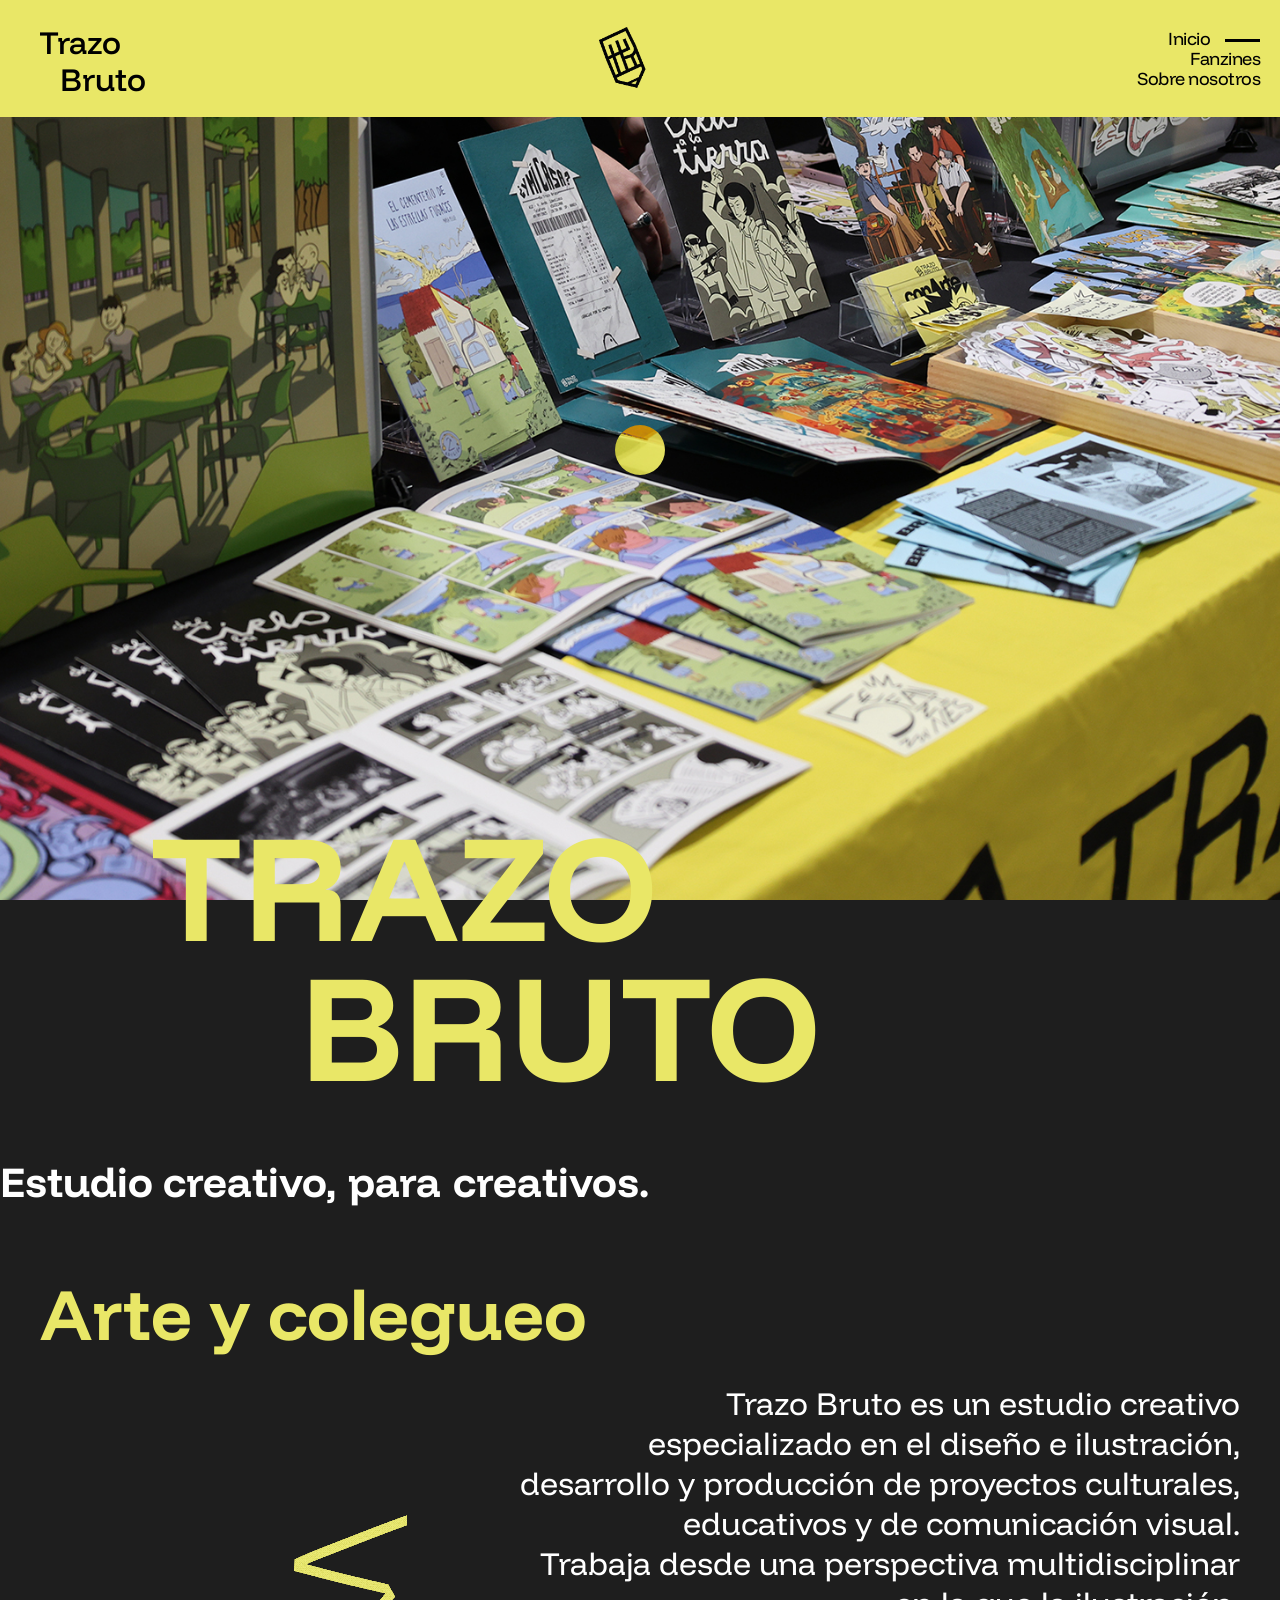
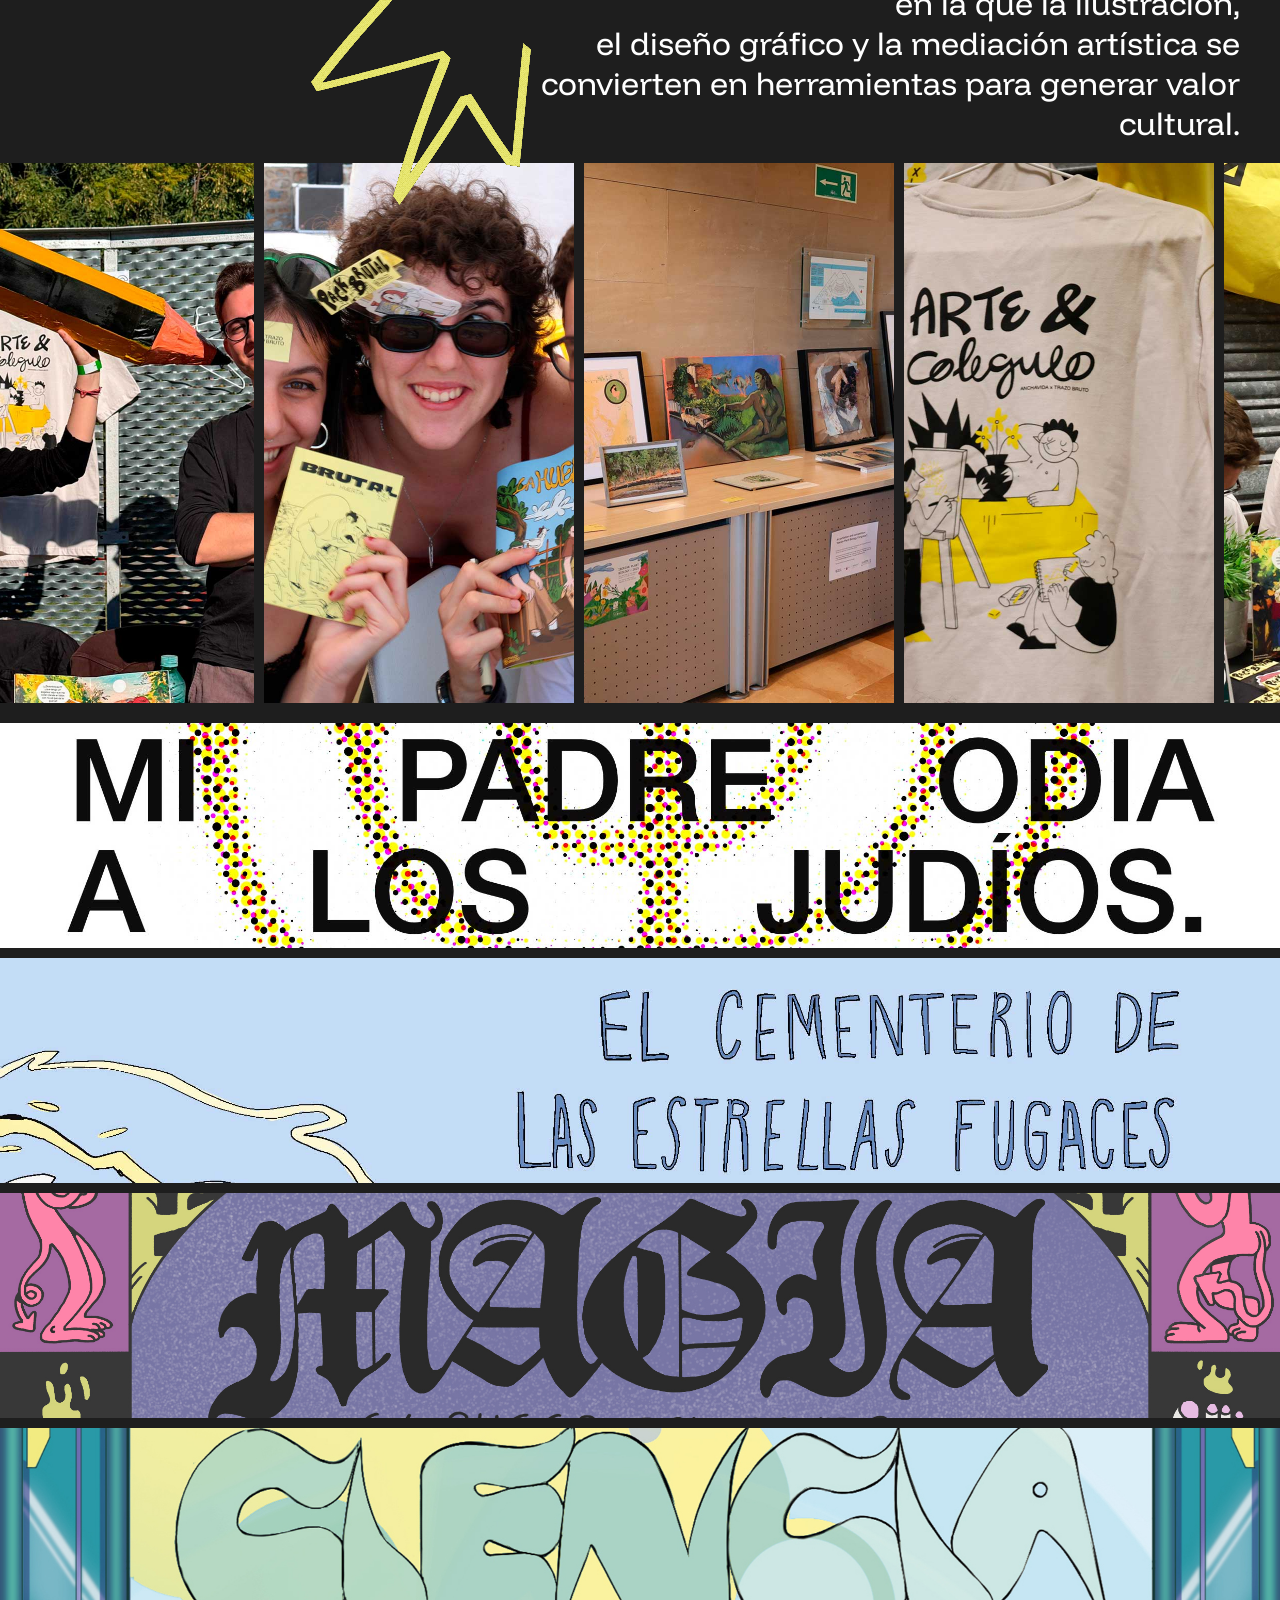
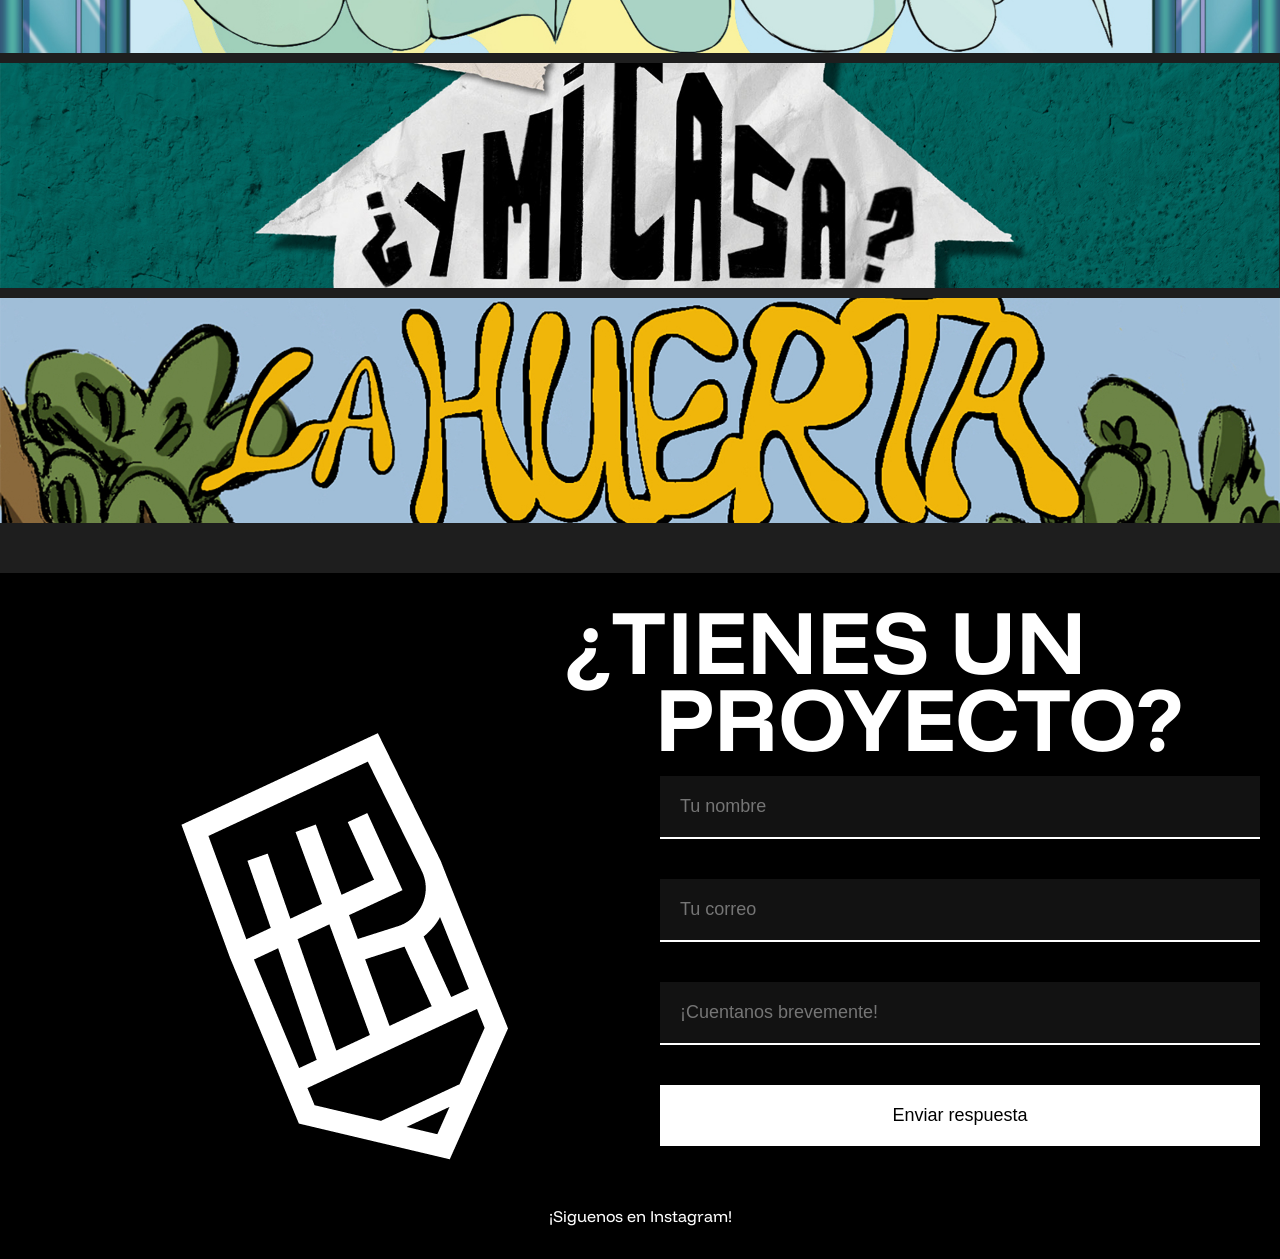
<file: index.html>
<!DOCTYPE html>
<html lang="es">
<head>
    <meta charset="UTF-8">
    <meta name="viewport" content="width=device-width, initial-scale=1.0">
    <title>Trazo Bruto</title>
    <link rel="icon" href="img/favicon/favicon-32x32.png">
    <link rel="stylesheet" href="css/estilo_main.css?v=1.1">
    <link rel="stylesheet" href="css/estilo_tablet.css?v=1.1" media="screen and (max-width: 1180px)">
    <link rel="stylesheet" href="css/estilo_mobile.css?v=1.1" media="screen and (max-width: 768px)">
    <script defer src="js/funciones.js?v=1.1"></script>
    <script defer src="js/submitForm.js?v=1.1"></script>
</head>
<body>
    <div class="cursor-personalizado"></div>

    <header>
        <section class="parallaxText">
            <div class="trazo">
                <P>Trazo Trazo Trazo Trazo Trazo Trazo Trazo </P>
            </div>
            <div class="bruto">
                <p>Bruto Bruto Bruto Bruto Bruto Bruto Bruto</p>
            </div>
        </section>
        <div class="logo">
            <a href="index.html" class="logo-link">
                <img src="img/logo_isotipo.png" alt="" class="logo-img">
            </a>
        </div>
        <div class="menu_main">
            <ul>
                <li class="activo"><a href="">Inicio</a></li>
                <li><a href="pages/fanzines.html">Fanzines</a></li>
                    <!--AÑADIR EVENTOS-->
                <li><a href="pages/aboutUs.html">Sobre nosotros</a></li>
            </ul>
        </div>
    <!--TABLET/MOVIL RESPONSIVE-->
        <button class="btn-menu">
            <span></span>
            <span></span>
            <span></span>
        </button>
        <nav class="menu">
            <ul>
                <li><a href="index.html">Inicio</a></li>
                <li><a href="pages/fanzines.html">Fanzines</a></li>
                    <!--AÑADIR EVENTOS-->
                <li><a href="pages/aboutUs.html">Sobre nosotros</a></li>
            </ul>
        </nav>
    </header>
    
    <main>
        <section class="img-main"></section>
        <h2>TRAZO <br>&emsp;BRUTO</h2>
        <h3>Estudio creativo,  
            <span class="animacion">
                <span class="contenido">
                    <span>para </span>
                    <span>de </span>
                </span>
            </span>
        creativos.</h3>
        <div class="manifiesto">
            <h2>Arte y colegueo</h2>
            <div class="texto-gif">
                <div class="gif"><img src="img/gif/TrazoBruto.gif" alt=""></div>
                <p>Trazo Bruto es un estudio creativo especializado en el diseño e ilustración, desarrollo y producción de proyectos culturales, educativos y de comunicación visual. <br>Trabaja desde una perspectiva multidisciplinar en la que la ilustración, <br> el diseño gráfico y la mediación artística se convierten en herramientas para generar valor cultural.
                    <!--<span>"Si no es bruto, no es trazo"</span></p>-->
            </div>
        </div>
        <section class="carrusel">
            <img src="img/01.jpg" alt="">
            <img src="img/02.jpg" alt="">
            <img src="img/03.jpg" alt="">
            <img src="img/04.jpg" alt="">
            <img src="img/05.jpg" alt="">
            <img src="img/06.jpg" alt="">
            <img src="img/07.jpg" alt="">
            <img src="img/08.jpg" alt="">
            <img src="img/09.jpg" alt="">
        </section>
        <section class="portadasFanzines">
            <div><a href="pages/fanzines.html#miPadre"><img src="img/Fanzines/06. Majo/Portada.jpg" alt=""></a></div>
            <div><a href="pages/fanzines.html#estrellas"><img src="img/Fanzines/07. Meri/Portada.jpg" alt=""></a></div>
            <div><a href="pages/fanzines.html#Magia"><img src="img/Fanzines/05/PORTADA.jpg" alt=""></a></div>
            <div><a href="pages/fanzines.html#ciencia"><img src="img/Fanzines/04/Portada.jpg" alt=""></a></div>
            <div><a href="pages/fanzines.html#miCasa"><img src="img/Fanzines/03/portada.jpg" alt=""></a></div>
            <div><a href="pages/fanzines.html#huerta"><img src="img/Fanzines/02/Portada.png" alt=""></a></div>
        </section>
    </main>
    <footer>
        <section class="flex">
            <div class="footer-img">
                <img src="img/logo_isotipo_blanco.png" alt="">
            </div>
            <div class="form">
                <h2>¿TIENES UN <br>&emsp;PROYECTO?</h2>
                <input type="text" name="nombre" id="" placeholder="Tu nombre">
                <input type="text" name="correo" placeholder="Tu correo">
                <input type="text" name="mensaje" placeholder="¡Cuentanos brevemente!">
                <button type="button" onClick="submitForm()" >Enviar respuesta</button>
            </div>
        </section>
        <section class="pie-pagina">
            <p>¡Siguenos en <a href="https://www.instagram.com/trazo.bruto/" target="_blank">Instagram</a>!</p>
        </section>
    </footer>
</body>
</html>
</file>
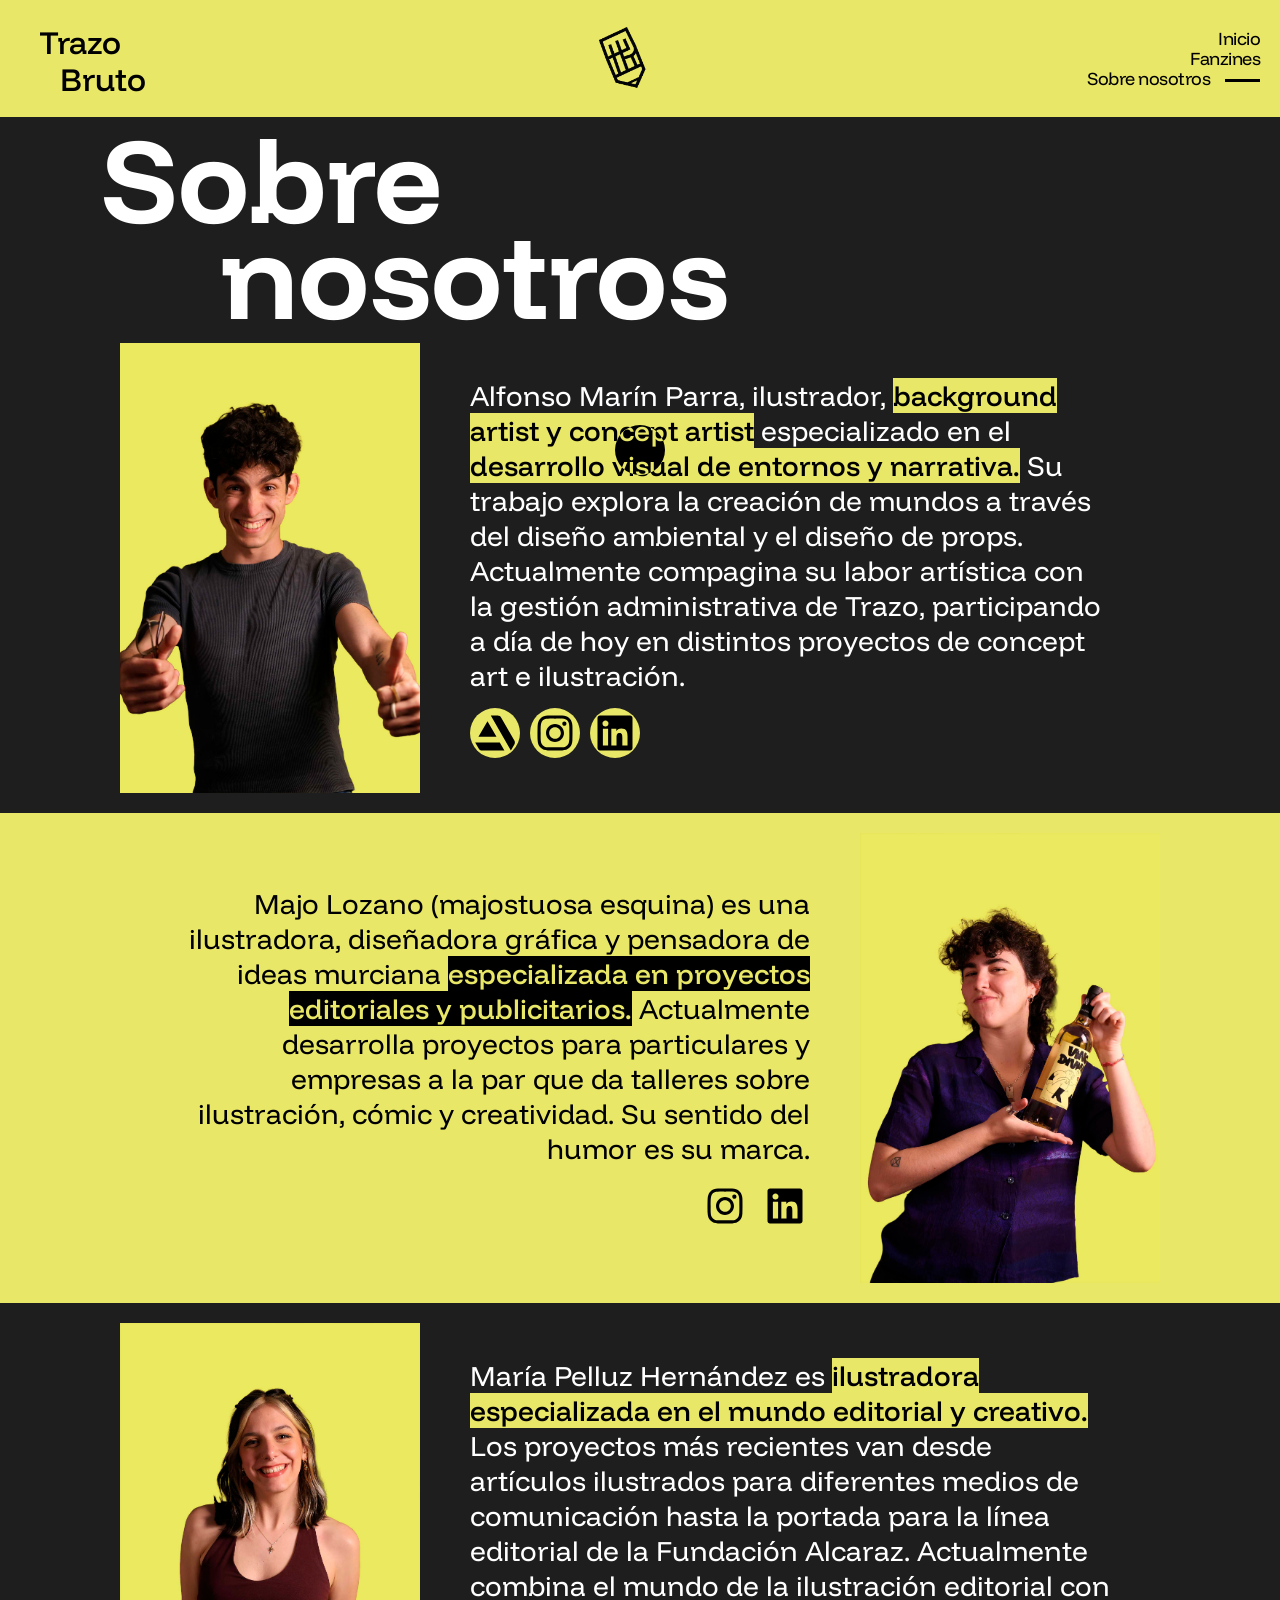
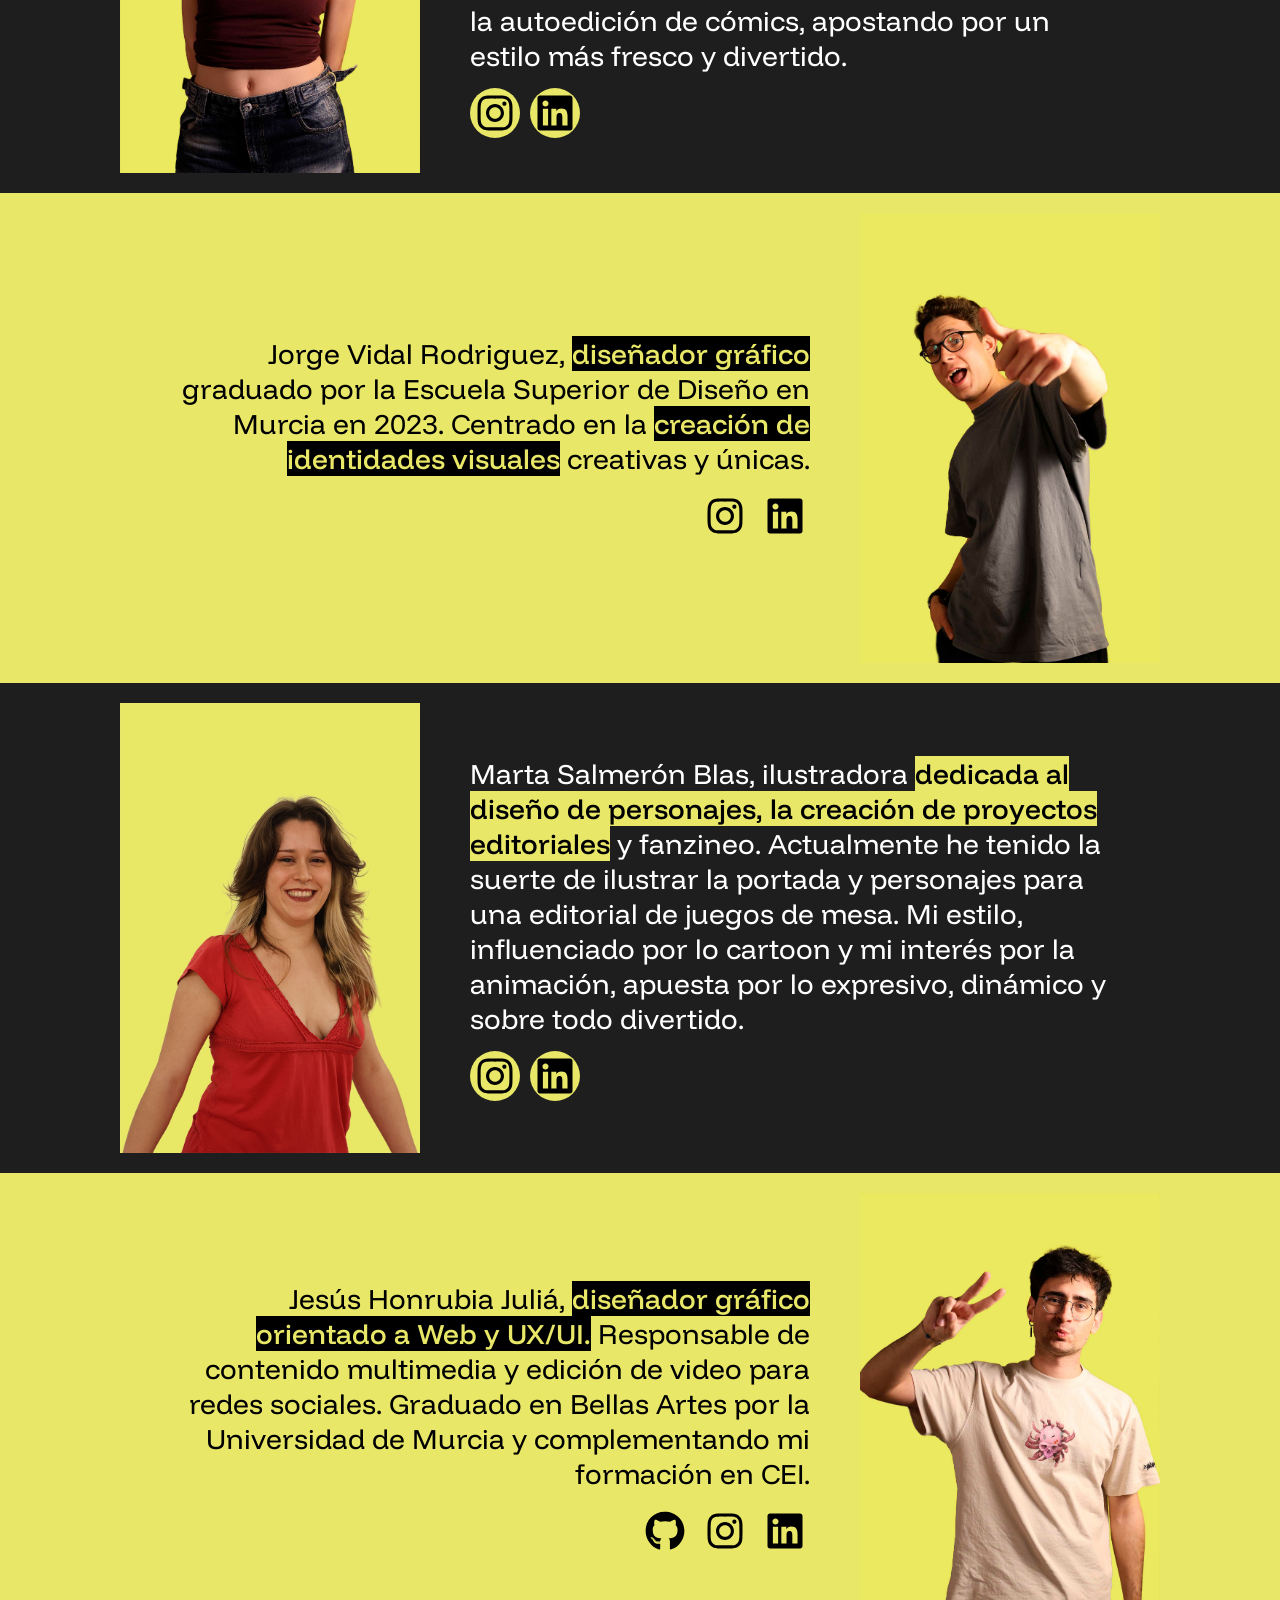
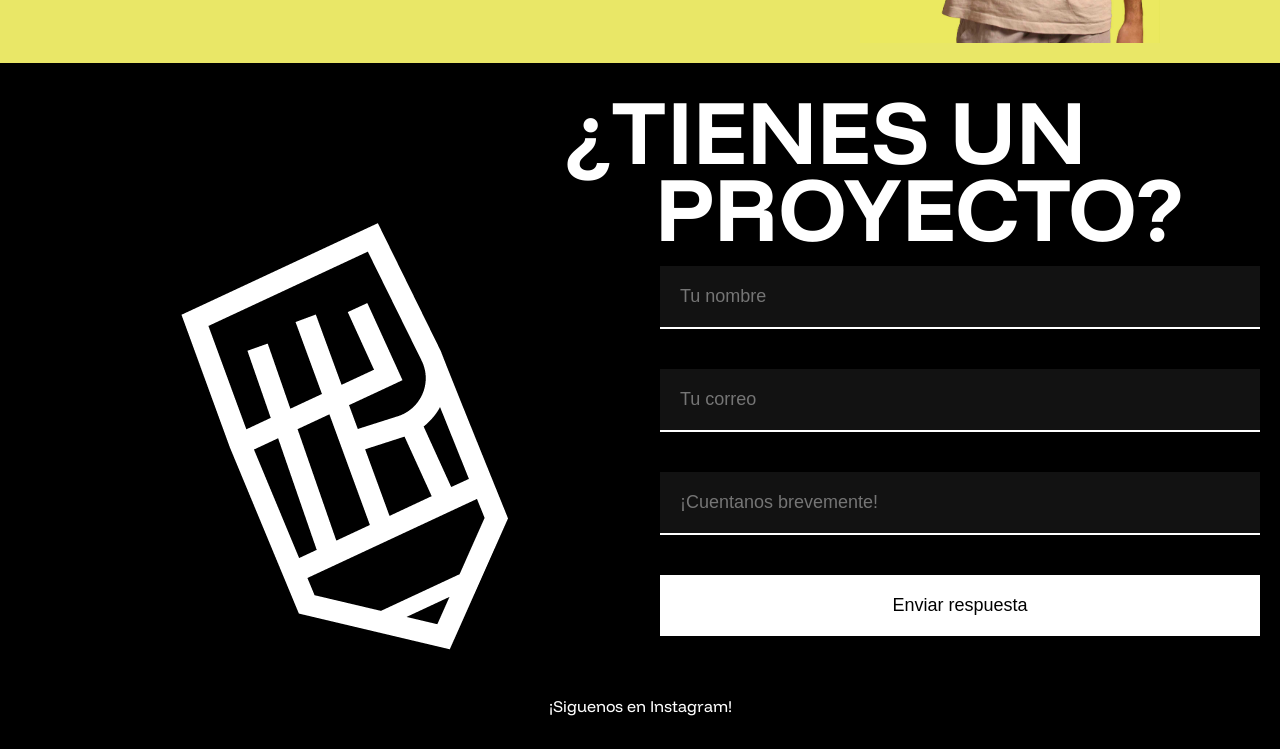
<file: pages/aboutUs.html>
<!DOCTYPE html>
<html lang="en">
<head>
    <meta charset="UTF-8">
    <meta name="viewport" content="width=device-width, initial-scale=1.0">
    <link rel="icon" href="../img/favicon/favicon-32x32.png">
    <title>Sobre nosotros | Trazo Bruto</title>
    <link rel="icon" href="../img/favicon/favicon-32x32.png">
    <link rel="stylesheet" href="../css/about/about_main.css?v=1.1">
    <link rel="stylesheet" href="../css/about/about_tablet.css?v=1.1">
    <link rel="stylesheet" href="../css/about/about_mobile.css?v=1.1">
    <link rel="stylesheet" href="../css/estilo_main.css?v=1.1">
    <link rel="stylesheet" href="../css/estilo_tablet.css?v=1.1" media="screen and (max-width: 1180px)">
    <link rel="stylesheet" href="../css/estilo_mobile.css?v=1.1" media="screen and (max-width: 768px)">
    <script defer src="../js/funciones.js?v=1.1"></script>
    <script defer src="../js/submitForm.js?v=1.1"></script>
</head>
<body>
    <div class="cursor-personalizado"></div>

    <header>
        <section class="parallaxText">
            <div class="trazo">
                <P>Trazo Trazo Trazo Trazo Trazo Trazo Trazo </P>
            </div>
            <div class="bruto">
                <p>Bruto Bruto Bruto Bruto Bruto Bruto Bruto</p>
            </div>
        </section>
        <div class="logo">
            <a href="../index.html" class="logo-link">
                <img src="../img/logo_isotipo.png" alt="" class="logo-img">
            </a>
        </div>
        <div class="menu_main">
            <ul>
                <li><a href="../index.html">Inicio</a></li>
                <li><a href="fanzines.html">Fanzines</a></li>
                    <!--AÑADIR EVENTOS-->
                <li class="activo"><a href="aboutUs.html">Sobre nosotros</a></li>
            </ul>
        </div>
    <!--TABLET/MOVIL RESPONSIVE-->
        <button class="btn-menu">
            <span></span>
            <span></span>
            <span></span>
        </button>
        <nav class="menu">
            <ul>
                <li><a href="../index.html">Inicio</a></li>
                <li><a href="fanzines.html">Fanzines</a></li>
                    <!--AÑADIR EVENTOS-->
                <li><a href="aboutUs.html">Sobre nosotros</a></li>
            </ul>
        </nav>
    </header>
    <h2 class="about-us">Sobre <br>&emsp;nosotros</h2>
    <div class="info">
        <img src="../img/aboutUs-img/AboutUs-Alf.jpg" alt="">
        <div class="contenedor">
            <p>Alfonso Marín Parra, ilustrador, <span>background artist y concept artist</span> especializado en el <span>desarrollo visual de entornos y narrativa.</span> Su trabajo explora la creación de mundos a través del diseño ambiental y el diseño de props. Actualmente compagina su labor artística con la gestión administrativa de Trazo, participando a día de hoy en distintos proyectos de concept art e ilustración.</p>
            <div class="iconos">
                <div class="ico">
                    <a href="https://alfonssomarin.artstation.com" target="_blank"><img src="../img/favicon/svg/artstation-brands-solid-full.svg" alt=""></a>
                </div>
                <div class="ico">
                    <a href="https://www.instagram.com/alfonssomarinn/" target="_blank"><img src="../img/favicon/svg/instagram-brands-solid-full.svg" alt=""></a>
                </div>
                <div class="ico">
                    <a href="https://www.linkedin.com/in/alfonssomarinn/" target="_blank"><img src="../img/favicon/svg/linkedin-brands-solid-full.svg" alt=""></a>
                </div>
                <div class="gif"><img src="../img/gif/TrazoBruto02.gif" alt=""></div>
            </div>
        </div>
    </div>
    <div class="info">
        <img src="../img/aboutUs-img/AboutUs-Majo.jpg" alt="">
        <div class="contenedor">
            <p>Majo Lozano (majostuosa esquina) es una ilustradora, diseñadora gráfica y pensadora de ideas murciana <span>especializada en proyectos editoriales y publicitarios.</span> 
Actualmente desarrolla proyectos para particulares y empresas a la par que da talleres sobre ilustración, cómic y creatividad. Su sentido del humor es su marca.</p>
            <div class="iconos">
                <div class="ico">
                    <a href="https://www.instagram.com/majostuosaesquina/" target="_blank"><img src="../img/favicon/svg/instagram-brands-solid-full.svg" alt=""></a>
                </div>
                <div class="ico">
                    <a href="https://www.linkedin.com/in/majo-lozano-arnaldos-50899224a/" target="_blank"><img src="../img/favicon/svg/linkedin-brands-solid-full.svg" alt=""></a>
                </div>
                
            </div>
        </div>
    </div>
    <div class="info">
        <img src="../img/aboutUs-img/AboutUs-Meri.jpg" alt="">
        <div class="contenedor">
            <p>María Pelluz Hernández es <span>ilustradora especializada en el mundo editorial y creativo.</span> Los proyectos más recientes van desde artículos ilustrados para diferentes medios de comunicación hasta la portada para la línea editorial de la Fundación Alcaraz. Actualmente combina el mundo de la ilustración editorial con la autoedición de cómics, apostando por un estilo más fresco y divertido.</p>
            <div class="iconos">
                <div class="ico">
                    <a href="https://www.instagram.com/mariapelluzz/" target="_blank"><img src="../img/favicon/svg/instagram-brands-solid-full.svg" alt=""></a>
                </div>
                <div class="ico">
                    <a href="https://www.linkedin.com/in/maría-pelluz-hernández-8a4789305/" target="_blank"><img src="../img/favicon/svg/linkedin-brands-solid-full.svg" alt=""></a>
                </div>
                <div class="gif"><img src="../img/gif/TrazoBruto02.gif" alt=""></div>
            </div>
        </div>
    </div>
    <div class="info">
        <img src="../img/aboutUs-img/AboutUs-Jorge.jpg" alt="">
        <div class="contenedor">
            <p>Jorge Vidal Rodriguez, <span>diseñador gráfico</span> graduado por la Escuela Superior de Diseño en Murcia en 2023. Centrado en la <span>creación de identidades visuales</span> creativas y únicas.</p>
            <div class="iconos">
                <div class="ico">
                    <a href="https://www.instagram.com/jvr604/" target="_blank"><img src="../img/favicon/svg/instagram-brands-solid-full.svg" alt=""></a>
                </div>
                <div class="ico">
                    <a href="https://www.linkedin.com/in/jorge-vidal-rodriguez-314332335/" target="_blank"><img src="../img/favicon/svg/linkedin-brands-solid-full.svg" alt=""></a>
                </div>
            </div>
        </div>
    </div>
    <div class="info">
        <img src="../img/aboutUs-img/AboutUs-Marta.jpg" alt="">
        <div class="contenedor">
            <p>Marta Salmerón Blas, ilustradora <span>dedicada al diseño de personajes, la creación de proyectos editoriales</span> y fanzineo. Actualmente he tenido la suerte de ilustrar la portada y personajes para una editorial de juegos de mesa. Mi estilo, influenciado por lo cartoon y mi interés por la animación, apuesta por lo expresivo, dinámico y sobre todo divertido.</p>
            <div class="iconos">
                <div class="ico">
                    <a href="https://www.instagram.com/bla.sart/" target="_blank"><img src="../img/favicon/svg/instagram-brands-solid-full.svg" alt=""></a>
                </div>
                <div class="ico">
                    <a href="https://www.linkedin.com/in/marta-salmerón-618763363/" target="_blank"><img src="../img/favicon/svg/linkedin-brands-solid-full.svg" alt=""></a>
                </div>
                <div class="gif"><img src="../img/gif/TrazoBruto02.gif" alt=""></div>
            </div>
        </div>
    </div>
    <div class="info">
        <img src="../img/aboutUs-img/AboutUs-Jesus.jpg" alt="">
        <div class="contenedor">
            <p>Jesús Honrubia Juliá, <span>diseñador gráfico orientado a Web y UX/UI.</span> Responsable de contenido multimedia y edición de video para redes sociales. Graduado en Bellas Artes por la Universidad de Murcia y complementando mi formación en CEI.</p>
            <div class="iconos">
                <div class="ico">
                    <a href="https://github.com/Yisus-cmyk" target="_blank"><img src="../img/favicon/svg/github-brands-solid-full.svg" alt=""></a>
                </div>
                <div class="ico">
                    <a href="https://www.instagram.com/jesus_honrubia/" target="_blank"><img src="../img/favicon/svg/instagram-brands-solid-full.svg" alt=""></a>
                </div>
                <div class="ico">
                    <a href="https://www.linkedin.com/in/jesus-honrubia/" target="_blank"><img src="../img/favicon/svg/linkedin-brands-solid-full.svg" alt=""></a>
                </div>
            </div>
        </div>
    </div>
    
    <footer>
        <section class="flex">
            <div class="footer-img">
                <img src="../img/logo_isotipo_blanco.png" alt="">
            </div>
            <div class="form">
                <h2>¿TIENES UN <br>&emsp;PROYECTO?</h2>
                <input type="text" name="nombre" id="" placeholder="Tu nombre">
                <input type="text" name="correo" placeholder="Tu correo">
                <input type="text" name="mensaje" placeholder="¡Cuentanos brevemente!">
                <button type="button" onClick="submitForm()" >Enviar respuesta</button>
            </div>
        </section>
        <section class="pie-pagina">
            <p>¡Siguenos en <a href="https://www.instagram.com/trazo.bruto/" target="_blank">Instagram</a>!</p>
        </section>
    </footer>
</body>
</html>
</file>
<file: css/estilo_main.css>
@import url('https://fonts.googleapis.com/css2?family=Funnel+Display:wght@300..800&display=swap');

:root{
    --color-principal: #E9E767;
    --tipo: "Funnel Display"
}
::selection {
    background-color: var(--color-principal);
    color: #000000;
}
*{
    cursor: none !important;
    margin: 0;
    padding: 0;
}
body{
    font-family: var(--tipo);
    background-color: rgb(30, 30, 30);
}
.cursor-personalizado{
    position: fixed;
    width: 50px;
    height: 50px;
    border-radius: 50%;
    background-color: var(--color-principal);
    mix-blend-mode: difference;
    pointer-events: none;
    z-index: 10;
    left: var(--x, 50%);
    top: var(--y, 50%);
    transform: translate(-50%, -50%);
    transition: width 0.2s ease, height 0.2s ease;
}
    .cursor-personalizado.cursor-activo{
    width: 30px;
    height: 30px;
}

header{
    position: fixed;
    background-color: var(--color-principal);
    height: 13dvh;
    width: 100%;
    color: black;
    display: flex;
    justify-content: space-between;
    align-items: center;
    transition: transform 0.3s ease;
    z-index: 9;
}
        .header-hidden{
            transform: translateY(-100%);
        }
        header button, nav{
            display: none;
        }
    .parallaxText{
        font-weight: 500;
        padding: 20px;
        position: relative;
        font-size: 2em;
    }
    div.trazo{
        position: relative;
        left: 20px;
        width: 85px;
        height: 37px;
        overflow: hidden;
        display: flex;
        flex-direction: row-reverse;
        align-items: flex-start;
        justify-content: flex-end;
    }
        .trazo p{
        white-space: nowrap;
        position: absolute;
        left: -230px;
    }
    div.bruto{
        position: relative;
        left: 40px;
        width: 90px;
        height: 37px;
        overflow: hidden;
        display: flex;
    }
        .bruto p{
        white-space: nowrap;
        position: absolute;
        left: 0px;
    }
div.logo, .logo-link, .logo-img{
    transition: transform 0.3s ease-out;
}
    .logo-link {
        display: inline-block;
        width: 100px;
        height: 100px;
    }
    .logo-img {
        width: 100%;
        height: 100%;
        object-fit: cover; 
        object-position: center; 
    }
header div.menu_main ul{
    list-style: none;
    padding: 20px;
    display: flex;
    flex-direction: column;
    align-items: flex-end;
    height: 100%;
    justify-content: space-between;
}
    div.menu_main a{
        text-decoration: none;
        font-size: 18px;
        letter-spacing: -0.5px;
        line-height: 12px;
        color: black;
        display: inline-block;
        position: relative;
        transform: translateX(0);
        transition: transform 0.3s ease;
    }
    div.menu_main a::after{
        content: "";
        position: absolute;
        top: 50%;
        right: 0;
        width: 0px;
        height: 3px;
        background-color: black;
        transition: width 0.3s ease, right 0.3s ease;
    }
    .menu_main a:hover,
    .menu_main li.activo a{
        transform: translateX(-50px);
    }
    .menu_main a:hover::after,
    .menu_main li.activo a::after{
        width: 35px;
        right: -50px;
}
section.img-main{
    height: 100dvh;
    width: 100%;
    background: url(../img/06.jpg)no-repeat center/ cover fixed;
}
main{
    height: auto;
}


main h2{
    display: inline-block;
    color: var(--color-principal);
    font-size: 150px;
    position: relative;
    left: 150px;
    top: -85px;
    line-height: 140px;
}
main h3{
    display: inline-flex;
    align-items: baseline;
    color: white;
    font-size: 42px;
    position: relative;
    top: -30px;
    left: 0px;
}
h3 span.animacion{
    display: inline-flex;
    overflow: hidden;
    height: 1.5em;
    vertical-align: bottom;
    margin: 0 12px;
}
span.animacion .contenido{
    display: flex;
    flex-direction: column;
    transition: transform 0.3s ease;
}
.animacion span{
    display: block;
    height: 1.5em;
    line-height: 1.5em;
}
span.animacion:hover span.contenido{
    transform: translateY(-1.5em);
}
main div.manifiesto{
    width: 100%;
    display: flex;
    flex-direction: column;
    justify-content: flex-start;
    padding-bottom: 20px;
}
    div.manifiesto h2{
        display: flex;
        font-size: 72px;
        margin-top: 25px;
        left: 0;
        top: 0;
        margin: 0 40px;
    }
    div.manifiesto .texto-gif{
        display: flex;
        flex-direction: row;
        align-items: center;
        justify-content: flex-end;
        margin: 0 40px;
    }
    div.manifiesto p{
        display: flex;
        text-align: right;
        font-size: 32px;
        color: white;
        justify-content: flex-end;
        flex-direction: column;
    }
    div.manifiesto p span{
        display: flex;
        justify-content: flex-end;
        color: #EB6772;
        font-weight: 600;
    }
    .texto-gif div.gif{
        display: flex;
        transform: rotate(180deg);
        position: relative;
        top: 120px;
        left: 100px;
}
section.carrusel{
    display: flex;
    overflow-x: hidden;
    width: 100%;
    height: 60dvh;
    display: flex;
    gap: 10px;
    padding-bottom: 20px;
    user-select: none;
}
    .carrusel::-webkit-scrollbar {
        display: none;
    }
    .carrusel img {
        flex: 0 0 calc(25% - 10px);
        width: calc(25% - 10px);
        height: 100%;
        object-fit: cover;
        pointer-events: none;
    }
section.portadasFanzines{
    width: 100%;
    height: auto;
    display: flex;
    flex-direction: column;
    gap: 10px;
    padding-bottom: 50px;
}
section.portadasFanzines div{
    width: 100%;
    height: 25dvh;
}
.portadasFanzines div img{
    width: 100%;
    height: 100%;
    object-fit: cover;
}
footer{
    width: 100%;
    min-height: 75%;
    background-color: black;
    display: flex;
    flex-direction: column;
    padding-top: 20px;
}
    footer section.flex{
        display: flex;
        width: 100%;
        height: 100%;
    }
    .flex div.footer-img{
        width: 50%;
        overflow: hidden;
        display: flex;
        
    }
    .flex div.form{
        width: 50%;
        display: flex;
        flex-direction: column;
    }
        .flex h2{
            padding-top: 10px;
            font-size: 90px;
            color: white;
            line-height: 0.85;
            position: relative;
            top: 0px;
            left: -75px;
        }
        section.flex input{
            padding: 20px;
            background-color: rgba(30, 30, 30, 0.6);
            color: white;
            border: none;
            border-bottom: white 2px solid;
            outline: none;
            margin: 20px;
            font-size: 18px;
            box-sizing: border-box;
        }
        section.flex button{
            justify-self: end;
            background-color: white;
            color: black;
            border: none;
            padding: 20px 40px;
            margin: 20px;
            font-size: 18px;
            transition: 0.2s ease-in-out;
        }
            section.flex button:hover{
                background-color: var(--color-principal);
                color: black;
                transform: translateY(-10px);
                box-shadow: 0 10px 20px rgba(0, 0, 0, 0.3);
            }
    section.pie-pagina{
        display: flex;
        flex-direction: column;
        justify-content: center;
        align-items: center;
        background-color: black;
        padding-bottom: 20px;
    }
    .pie-pagina p{
        color: white;
        margin-bottom: 1%;

    }
    footer a{
        text-decoration: none;
        color: white;
    }
    footer a:hover{
        color: black;
        background-color: var(--color-principal);
    }
</file>
<file: css/estilo_tablet.css>
@media (max-width: 1180px){
    .cursor-personalizado{
        display: none;
    }
    /*HEADER*/
    header{
        position: fixed;
        background: none;
        display: flex;
        justify-content: space-between;
        align-items: center;
        z-index: 5;
    }
    header .logo{
        display: none;
    }
    header .about-us{
        display: none;
    }
    section.img-main {
    background-attachment: scroll; 
}
    .parallaxText{
        font-weight: 500;
        padding: 20px;
        position: relative;
        font-size: 2em;
        color: var(--color-principal);
        z-index: 6;
        transition: color 0.3s ease;
    }
        .parallaxText.oscuro{
        color: black;
        font-weight: 600;
        }
    header .btn-menu{
        width: 80px;
        height: 60px;
        background: transparent;
        display: flex;
        flex-direction: column;
        justify-content: center;
        align-items: center;
        gap: 8px;
        border: none;
        z-index: 7;
        }
        .menu_main{
            display: none;
        }
            .btn-menu span{
                display: block;
                width: 40px;
                height: 4px;
                background-color: var(--color-principal);
                transition: background-color 0.3s ease;
            }
            .desplegado span{
                background-color: black;
            }
            nav.menu{
                position: fixed;
                top: 0;
                left: 0;
                width: 100%;
                height: 100dvh;
                background-color: var(--color-principal);
                display: flex;
                justify-content: center;
                align-items: center;
                z-index: 3;
                visibility: hidden;
                opacity: 0;
            }
                nav.menu.activo{
                    visibility: visible;
                    opacity: 1;
                }
            .menu ul{
                list-style: none;
                padding: 0;
                text-align: center;
                width: 100%;
            }
            .menu ul li{
                margin: 30px 0;
                transform: translateX(-100vw);
                transition: transform 0.5s cubic-bezier(.46,0,.37,1);
            }
            nav.menu.activo ul li{
                transform: translateX(0);
            }
            nav ul li:nth-child(1){ transition-delay: 0.15s; }
            nav ul li:nth-child(2){ transition-delay: 0.30s; }
            nav ul li:nth-child(3){ transition-delay: 0.45s; }
            nav ul li:nth-child(4){ transition-delay: 0.60s; }
            li a{
                color: black;
                text-decoration: none;
                font-size: 100px;
                font-weight: 700;
            }
    /*MAIN*/
    main h3{
        font-size: 42px;
        position: relative;
        padding: 0 20PX;
        display: flex;
        justify-content: flex-end;
    }
    .texto-gif{
        display: flex;
        width: 95%;
        position: relative;
    }
    main .texto-gif p{
        font-size: 28px;
        display: flex;
        justify-content: flex-end;
    }
    .gif img{
        width: 300px;
        position: absolute;
        top: -100px;
    }
    section.portadasFanzines{
        height: auto;
    }
    
    /*FOOTER*/
    .flex h2{
        font-size: 72px;
    }
    .flex .footer-img{
        justify-content: center;
        align-items: center;
    }
}
</file>
<file: css/estilo_mobile.css>
@media screen and (max-width: 450px){
        /*HEADER*/
    header{
        max-width: 100vw;
        top: 0;
        left: 0;
        position: fixed;
    }
    nav.menu{
        width: 100%;
        max-width: 100vw;
    }
    li a{
        color: black;
        text-decoration: none;
        font-size: 80px;
        font-weight: 700;
    }

    /*MAIN*/
    main h2{
        font-size: 80px;
        line-height: 0.8;
        position: relative;
        top: -35px;
        left: 15px;
    }
    main h3{
        font-size: 20px;
        position: relative;
        padding-left: 20px;
    }
    main .manifiesto h2{
        font-size: 42px;
        padding-bottom: 20px ;
    }
    .texto-gif{
        display: flex;
        width: 85%;
        position: relative;
    }
    main .texto-gif p{
        font-size: 16px;
    }
    .gif img{
        width: 100px;
        position: absolute;
        top: -20px;
        left: 20px;
    }
    .flex h2{
        font-size: 30px;
        position: relative;
        top: -25px;
        left: 25px;
    }
    section.carrusel{
        height: 40dvh;
    }
    section.portadasFanzines{
        padding-bottom: 10px;
    }
    section.portadasFanzines div{
        width: 100%;
        height: auto;
    }
    section.portadasFanzines div img{
        width: 100%;
        height: auto;
        object-fit: contain;
        display: block;
    }
    
    li:last-child a{
                line-height: 0.8;
            }
    /*FOOTER*/
    section.flex div.footer-img{
        display: none;
    }
    section.flex{
        width: calc(100% - 20%);
        display: flex;
        flex-direction: column;
    }
    .form{
        display: flex;
        flex-direction: column;
        width: 100%;
    }
    .form input{
        width: 90vw;
    }
    .form button{
        position: relative;
        left: 210px;
    }
    footer{
        display: flex;
        flex-direction: column;
        align-items: center;
        justify-content: center;
    }
        .flex h2 {
        font-size: 30px;
        position: relative;
        top: 0px;
        }
}
</file>
<file: css/about/about_main.css>
.about-us {
    display: inline-block;
    color: white;
    font-size: 120px;
    padding: 130px 0 0 100px;
    line-height: 0.8;
}

div.info {
    position: sticky;
    top: 0;
    display: flex;
    flex-direction: row;
    width: 100%;
    height: 50dvh;
    justify-content: center;
    align-items: center;
    overflow: hidden;
    padding: 20px 0 20px;
    z-index: 1;
}

.contenedor {
    display: flex;
    flex-direction: column;
    width: 50%;
    margin: 50px;
}

div.info img {
    width: auto;
    height: 100%;
    object-fit: contain;
}

.info p{
    color: white;
    font-size: 28px;
    width: 100%;
    position: relative;
}
.contenedor span{
    background-color: var(--color-principal);
    color: black;
    font-weight: 500;
}
.info:nth-child(odd) .contenedor span{
    background-color: black;
    color: var(--color-principal);
}
div.info:nth-child(odd) {
    background-color: var(--color-principal);
    flex-direction: row-reverse;
}

div.info:nth-child(odd) p {
    color: black;
    text-align: end;
}

div.info:nth-child(odd) .iconos {
    align-self: flex-end;
}

div.info:nth-child(even) {
    background-color: rgb(30, 30, 30);

}
div.info:nth-child(even) .iconos {
    align-self: flex-start; 
}

div.info:last-of-type {
    position: relative;
    z-index: 2;
}
div.iconos {
    height: 50px;
    margin-top: 15px;
    display: flex;
    gap: 10px;
    justify-content: space-evenly;
}
div.iconos img{
    width: 100%;
    height: 100%;
    object-fit: contain;
    display: flex;
    
}
div.ico{
    width: 50px;
    height: 50px;
    background-color: var(--color-principal);
    display: flex;
    justify-content: center;
    align-items: center;
    border-radius: 50%;
}
div.gif img{
    width: 300px;
    height: 150px;
    display: flex;
    position: absolute;
    object-fit: cover;
    bottom: 100px;
    right: 150px;
}
footer {
    position: relative;
    z-index: 3;
}
</file>
<file: css/about/about_tablet.css>
@media screen and (width: 1180px){
    div.gif img{
        display: none;
    }
    .info p{
        font-size: 24px;
    }
}
</file>
<file: css/about/about_mobile.css>
@media screen and (max-width: 450px){
.about-us{
    font-size: 42px;
    padding: 100px 0 20px 20px;
}
div.info{
    display: flex;
    flex-direction: column;
    align-items: center;
    width: 100%;
    height: auto;
    padding-top: 20px;
}
div.info:nth-child(odd) {
    background-color: var(--color-principal);
    flex-direction: column;
}
.info p{
    font-size: 18px;
    width: 100%;
    height: auto;
    text-align: center;
    order: 3;
    padding: 10px 30px;
    box-sizing: border-box;
    }
div.info:nth-child(odd) p {
    color: black;
    text-align: center;
}
div.info img{
    order: 1;
    width: 100%;
    height: 40dvh;
}
.contenedor{
    display: contents;
}
div.iconos{
    order: 2;
}

div.info:nth-child(even) .iconos {
    align-self: center; 
}
div.info:nth-child(odd) .iconos {
    align-self: center; 
}
div.iconos img {
        width: 35px;
        height: auto;
    }
    div.iconos a {
        max-width: 100%;
    }
}
</file>
